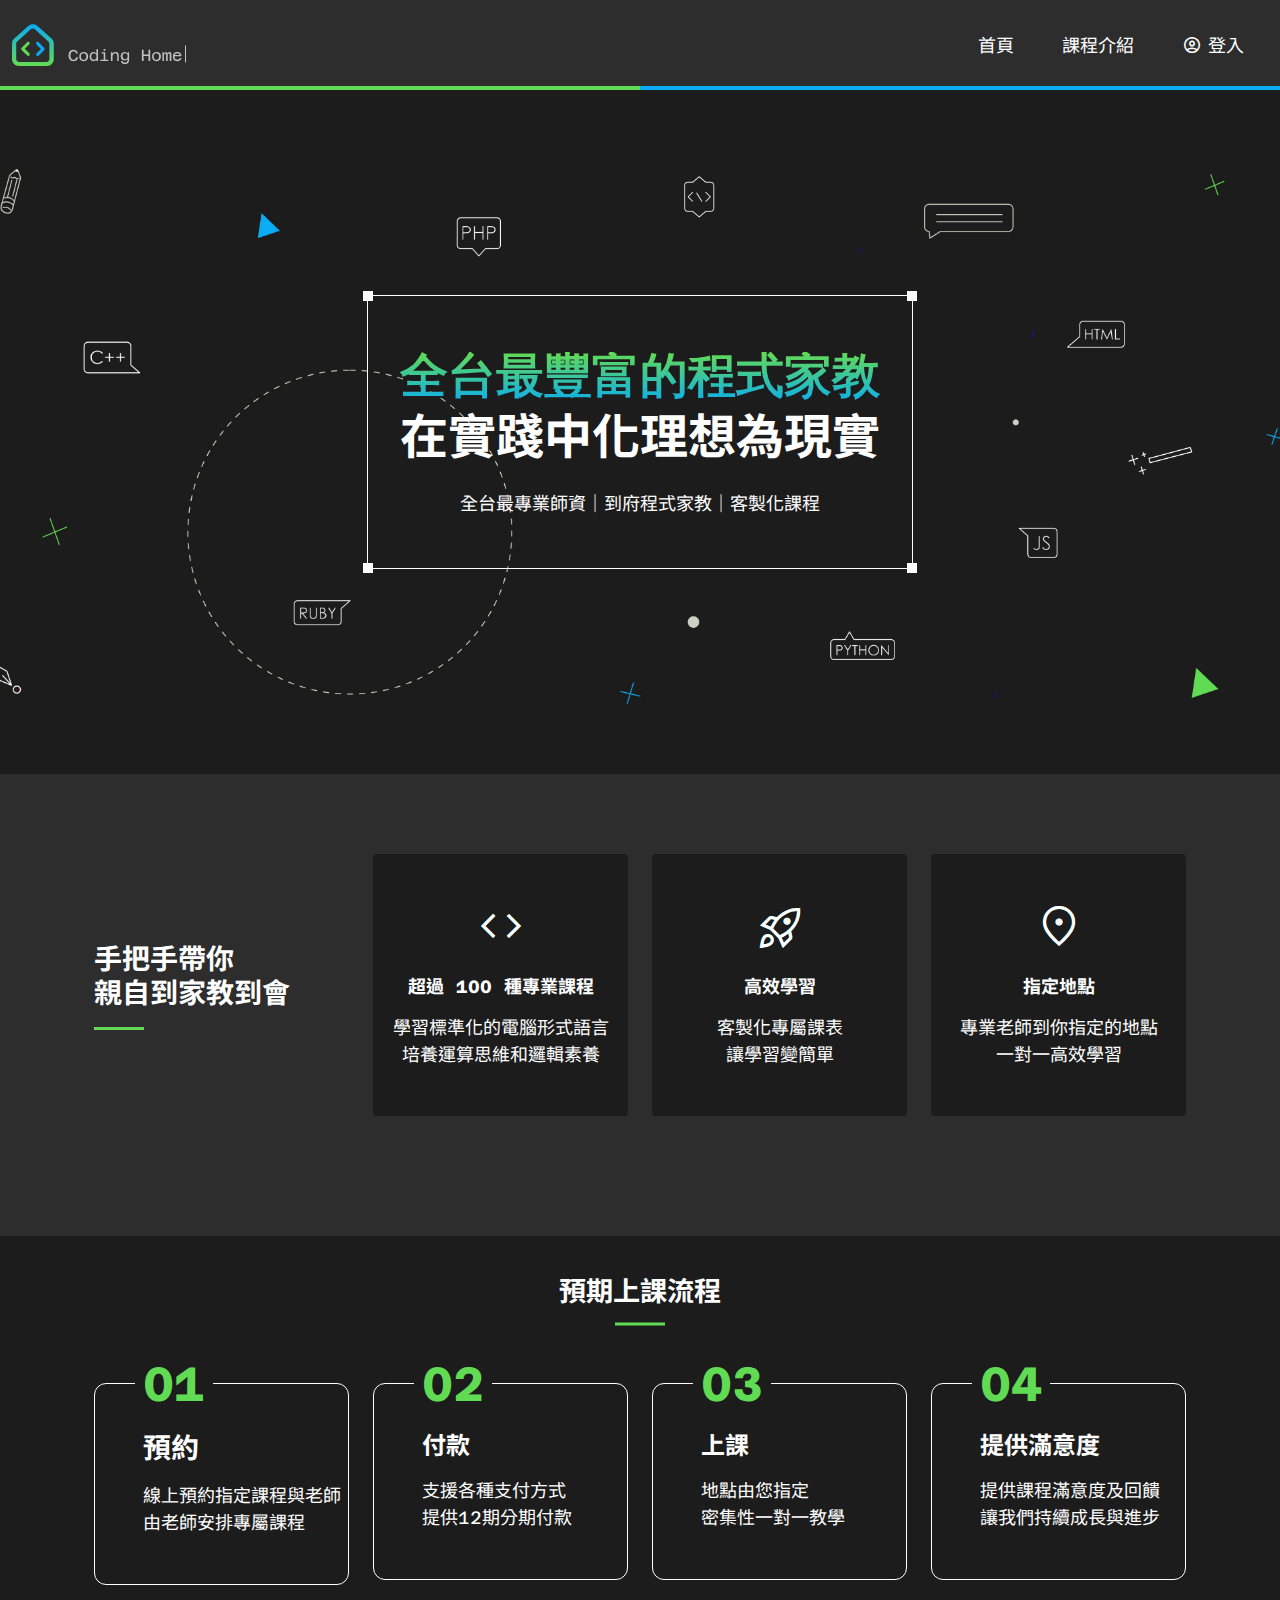
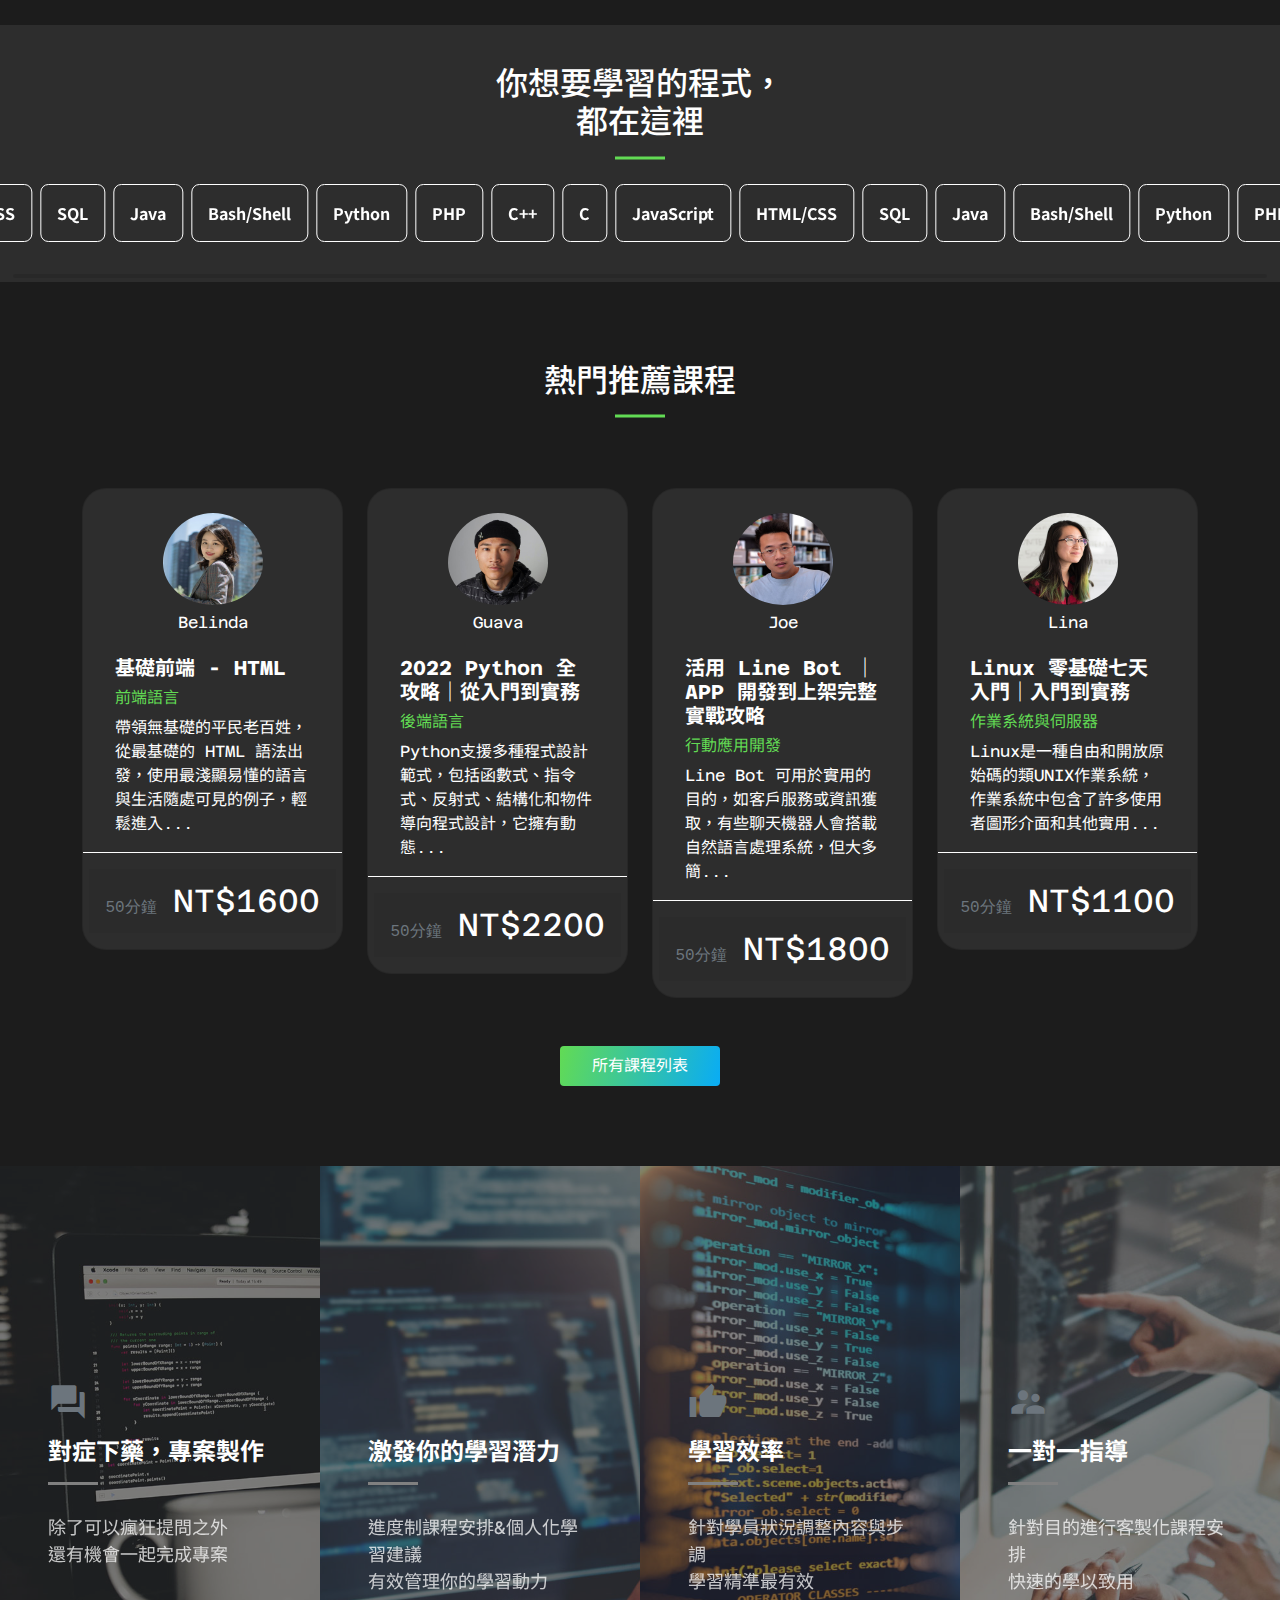
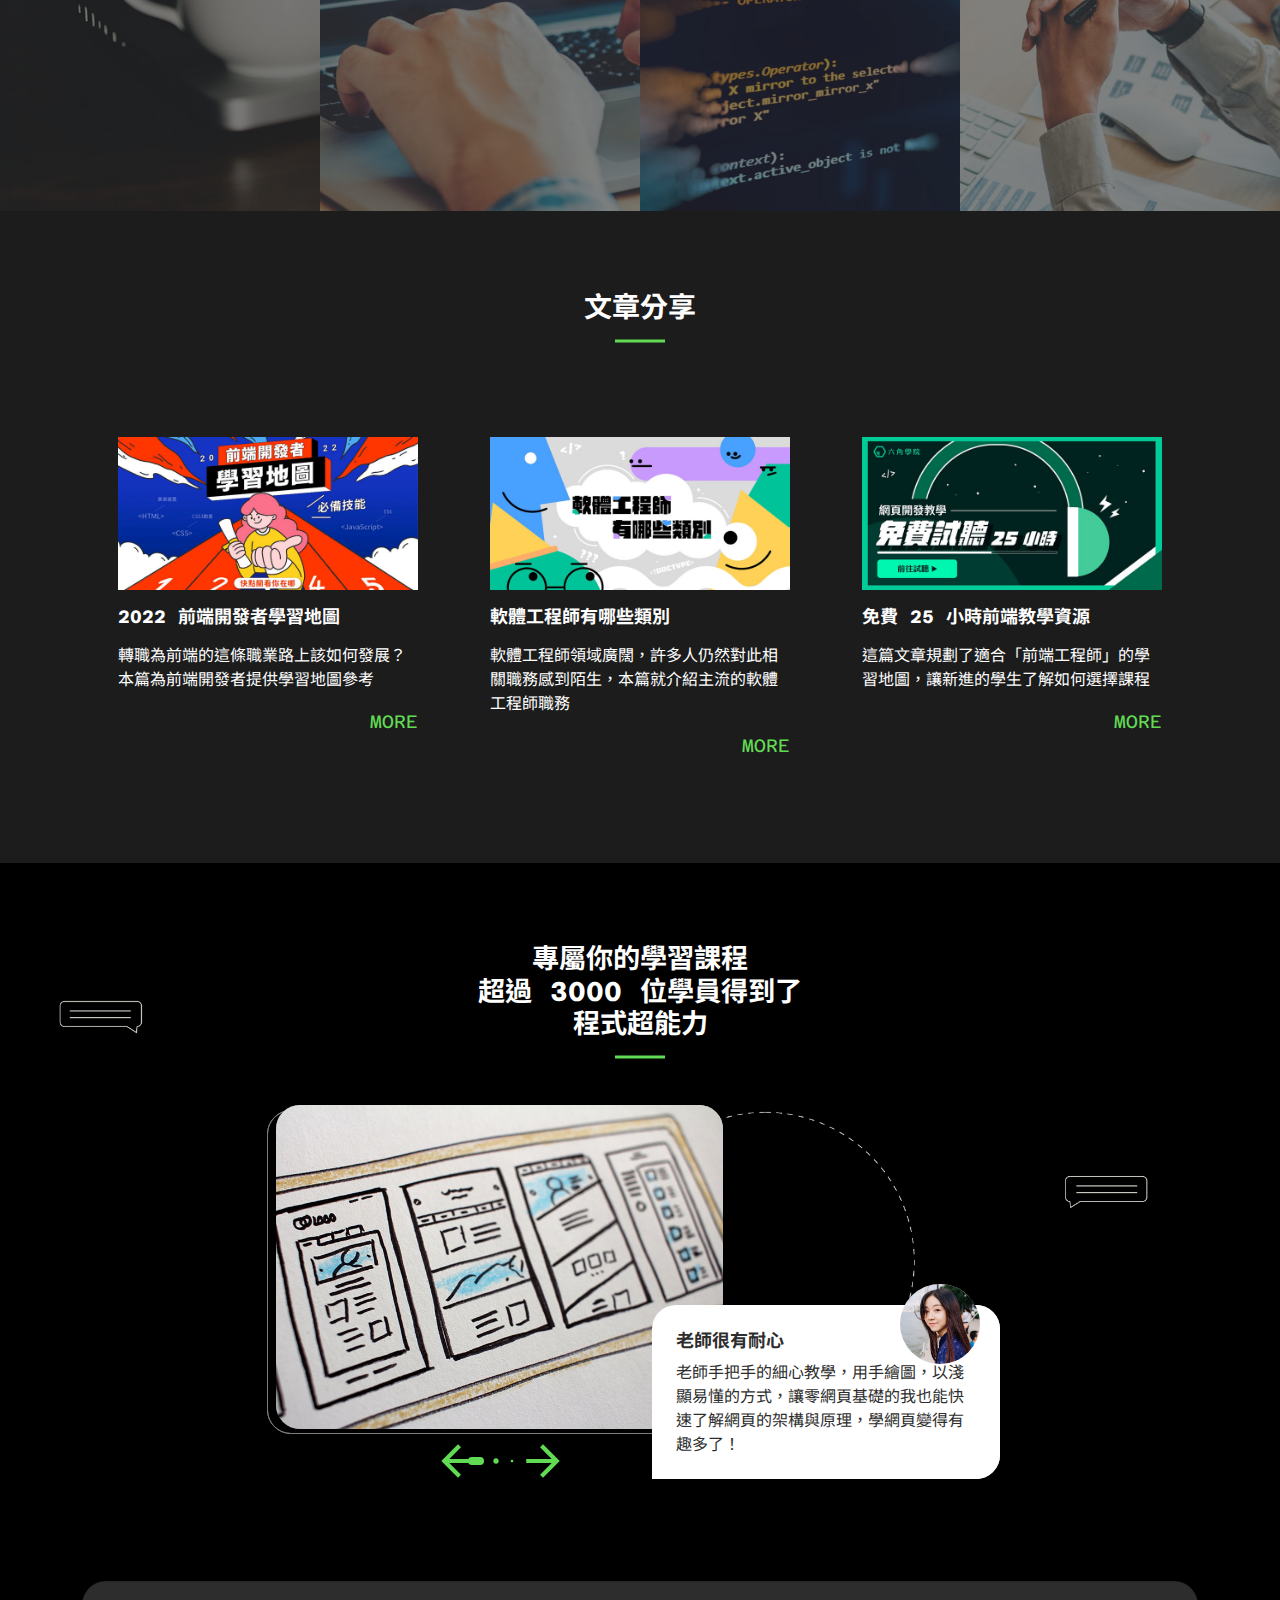
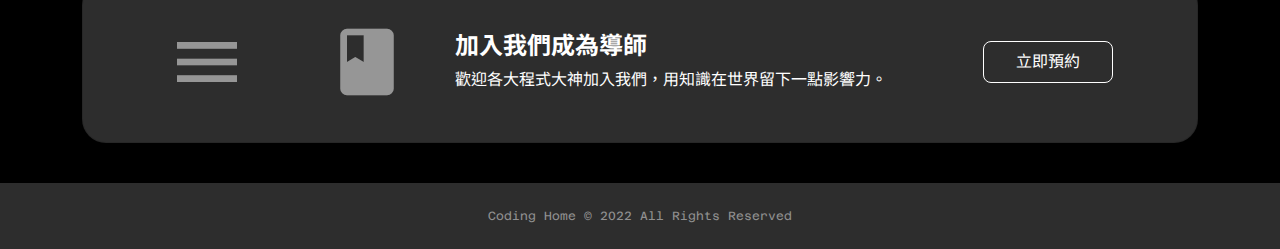
<file: index.html>
<!DOCTYPE html>
<html lang="en">

  <head>
    <meta charset="UTF-8">
    <meta name="viewport" content="width=device-width, initial-scale=1.0">
    <meta http-equiv="X-UA-Compatible" content="ie=edge">
    <title>Boostrap Index</title>
    
    <link
      rel="stylesheet"
      href="https://cdn.jsdelivr.net/npm/swiper/swiper-bundle.min.css"
    />
    <link href="https://fonts.googleapis.com/icon?family=Material+Icons"
      rel="stylesheet">
    <link rel="stylesheet" href="https://fonts.googleapis.com/css2?family=Material+Symbols+Outlined:opsz,wght,FILL,GRAD@20..48,100..700,0..1,-50..200" />
    <link rel="stylesheet" href="https://fonts.googleapis.com/css2?family=Material+Symbols+Sharp:opsz,wght,FILL,GRAD@48,400,1,0" />
    <link rel="stylesheet" href="https://fonts.googleapis.com/css2?family=Material+Symbols+Rounded:opsz,wght,FILL,GRAD@20..48,100..700,0..1,-50..200" />
    <link rel="preconnect" href="https://fonts.googleapis.com">
    <link rel="preconnect" href="https://fonts.gstatic.com" crossorigin>
    <link href="https://fonts.googleapis.com/css2?family=Azeret+Mono:wght@400;500;700&family=Noto+Sans+TC:wght@400;500;700&display=swap" rel="stylesheet">

    <link rel="stylesheet" href="https://cdnjs.cloudflare.com/ajax/libs/font-awesome/5.13.0/css/all.min.css" />
    <link rel="stylesheet" href="./assets/style/all.css">
  </head>

  <body>

    <!-- ### -->
    <nav class="navbar navbar-expand-lg bg-image align-items-center py-0 navbar-light bg-bg-light sticky-top">
      <div class="container-fluid py-4 py-lg-4 justify-content-lg-between border-0 navheader underBorder">
        <a class="navbar-brand d-flex align-items-center" href="index.html">
          <picture>
            <source media="(min-width: 992px)"
            srcset="assets/images/week6-202207/logo.svg" width="174" height="42">
            <img src="assets/images/week6-202207/logo2.svg" alt="logo" width="23.88" height="24">
          </picture>
        </a>
        <!-- showList -->
        <ul class="d-none d-lg-block d-lg-flex">
          <li class=""><a href="index.html" class="px-lg-4 fs-18p text-white">首頁</a></li>
          <li><a href="class.html" class="px-lg-4 fs-18p text-white">課程介紹</a></li>
          <li><a href="#" class="px-lg-4 fs-18p text-white d-flex align-items-center"><span class="material-symbols-rounded fs-lg-5 pe-6p text-white">
            account_circle
            </span>
            登入</a></li>
        </ul>
        <!-- hamburger -->
        <a href="#" class="menu-check d-lg-none" data-bs-toggle="collapse" data-bs-target="#navbarSupportedContent" aria-controls="navbarSupportedContent" aria-expanded="false" aria-label="Toggle navigation">
          <span class="material-symbols-outlined text-primary">
            drag_handle
          </span>
        </a>
      </div>
      <!-- dropList -->
      <div class="collapse navbar-collapse border-0" id="navbarSupportedContent">
        <ul class="navbar-nav me-auto mb-lg-0 py-lg-4 text-center d-lg-none">
          
          <li class="navshow nav-item nav-item-hover border-base py-lg-2">
            <a class="nav-link py-12p py-lg-0 px-lg-4 fs-18p text-white" href="index.html">首頁</a>
          </li>
          <li class="nav-item nav-item-hover border-base py-lg-2">
            <a class="nav-link py-12p py-lg-0 px-lg-4 fs-18p text-white" href="class.html">課程介紹</a>
          </li>
          <li class="nav-item border-base py-lg-2 nav-item-hover">
            <a class="nav-link py-12p py-lg-0 px-lg-4 fs-18p text-white d-flex align-items-center justify-content-center" href="#"><span class="material-symbols-rounded fs-lg-5 pe-6p text-white">
              account_circle
              </span>
              登入
              </a>
          </li>
        </ul>
      </div>
    </nav>
    <!-- #### -->

    <div class="banner text-center d-flex align-items-center py-80p py-lg-205p">
  <div class="container">
    <div class="row justify-content-center">
      <div class="col-lg-6">
        <div class="textArea  border border-white position-relative py-4 py-lg-51p">
          <!-- square -->
          <div class="square position-absolute top-0 start-0 translate-middle"></div>
          <div class="square position-absolute top-0 start-100 translate-middle"></div>
          <div class="square position-absolute top-100 start-0 translate-middle"></div>
          <div class="square position-absolute top-100 start-100 translate-middle"></div>
          <!--  -->
          <h1 class="text-white fs-4 fs-lg-48p fw-bold mb-4"><code class="gradient-text-custom fs-4 fs-lg-48p fw-bold">
            全台最豐富的程式家教
          </code>
            <br>
            在實踐中化理想為現實
          </h1>
          <p class="fs-14p fs-lg-18p text-white">全台最專業師資｜到府程式家教｜客製化課程</p>
        </div>
        
      </div>
    </div>
  </div>
</div>

<div class="bg-bg-light text-center pb-6">
  <div class="container">
    <ul class="row align-items-center py-lg-80p">
      <div class="col-lg-3">
        <li class="py-6">
          <div class="titleArea pb-3 position-relative">
            <div class="bottomBar position-absolute top-100 start-50 start-lg-0 translate-middle"></div>
            <h2 class="text-center text-lg-start text-white fs-4 fs-lg-3 fw-bold m-0">手把手帶你<br>
              親自到家教到會</h2>
          </div>
        </li>
      </div>  
        <!-- card -->
        <!-- <ul class="cardArea text-center"> -->
          <div class="col-lg-3">
            <li class="mt-4 mt-lg-0 rounded-2 card-body-hover">
              <div class="card border-0 bg-bg-dark">
                <div class="card-body py-7">
                  <span class="material-symbols-outlined gradient-text-custom text-lg-white w-50 h-50 mb-4 fs-48p">
                    code
                  </span>
                  <h5 class="card-title text-white mb-3 fs-18p fw-bold">超過 100 種專業課程</h5>
                  <p class="card-text text-white fs-18p">學習標準化的電腦形式語言<br>
                  培養運算思維和邏輯素養</p>
                </div>
              </div>
            </li>
          </div>  
          <div class="col-lg-3">
            <li class="mt-4 mt-lg-0 rounded-2 card-body-hover">
              <div class="card border-0 bg-bg-dark">
                <div class="card-body py-7">
                  <span class="material-symbols-outlined gradient-text-custom text-lg-white w-50 h-50 mb-4">
                    <span class="material-symbols-outlined fs-48p">
                      rocket_launch
                    </span>
                  </span>
                  <h5 class="card-title text-white mb-3 fs-18p fw-bold">高效學習</h5>
                  <p class="card-text text-white fs-18p">客製化專屬課表<br>
                  讓學習變簡單</p>
                </div>
              </div>
            </li>
          </div>
          
          <div class="col-lg-3">
            <li class="mt-4 mt-lg-0 rounded-2 card-body-hover">
              <div class="card border-0 bg-bg-dark">
                <div class="card-body py-7">
                  <span class="material-symbols-outlined gradient-text-custom text-lg-white w-50 h-50 mb-4 fs-48p">
                    location_on
                  </span>
                  <h5 class="card-title text-white mb-3 fs-18p fw-bold">指定地點</h5>
                  <p class="card-text text-white fs-18p">專業老師到你指定的地點<br>
                  一對一高效學習</p>
                </div>
              </div>
            </li>
          </div>
        <!--  -->
      
    </ul>
  </div>
</div>
<!-- 預期上課流程 -->
<div class="bg-bg-dark py-6">
  <div class="container">
    <div class="position-relative">
      <div class="bottomBar position-absolute top-100 start-50 translate-middle"></div>
      <h2 class="text-center pb-3 fs-22p fw-bold">
        預期上課流程
      </h2>
    </div>
    <ul class="row gy-51p">
      <div class="col-lg-3">
        <li class="border round-12p py-7 ps-7 position-relative">
          <span class="num position-absolute fw-bold">01</span>
          <h3 class="mb-3 fw-bold">預約</h3>
          <p class="fs-18p">線上預約指定課程與老師
            <br> 由老師安排專屬課程</p>
        </li>
      </div>
      
      <div class="col-lg-3">
        <li class="border round-12p py-7 ps-7 position-relative">
          <span class="num position-absolute fw-bold">02</span>
          <h3 class="mb-3 fs-4 fw-bold">付款</h3>
          <p class="fs-18p">支援各種支付方式
            <br> 提供12期分期付款</p>
        </li>
      </div>
      
      <div class="col-lg-3">
        <li class="border round-12p py-7 ps-7 position-relative">
          <span class="num position-absolute fw-bold">03</span>
          <h3 class="mb-3 fs-4 fw-bold">上課</h3>
          <p class="fs-18p">地點由您指定
            <br> 密集性一對一教學</p>
        </li>
      </div>
      
      <div class="col-lg-3">
        <li class="border round-12p py-7 ps-7 position-relative">
          <span class="num position-absolute fw-bold">04</span>
          <h3 class="mb-3 fs-4 fw-bold">提供滿意度</h3>
          <p class="fs-18p">提供課程滿意度及回饋 
            <br>讓我們持續成長與進步</p>
        </li>
      </div>
    </ul>
  </div>
</div>
<!-- Swiper -->
<div class="swiper ClassSwiper bg-bg-light py-6">
  <div class="position-relative">
    <div class="bottomBar position-absolute top-100 start-50 translate-middle"></div>
    <h2 class="text-center pb-3 mb-26p">你想要學習的程式，
      <br>都在這裡</h2>
  </div>
  <div class="swiper-wrapper">
    <div class="swiper-slide border flex-shrink-1"><a href="#" class="d-inline-block p-3 text-white fw-bold">JavaScript</a></div>
    <div class="swiper-slide border flex-shrink-1"><a href="#" class="d-inline-block p-3 text-white fw-bold">HTML/CSS</a></div>
    <div class="swiper-slide border flex-shrink-1"><a href="#" class="d-inline-block p-3 text-white fw-bold">SQL</a></div>
    <div class="swiper-slide border flex-shrink-1"><a href="#" class="d-inline-block p-3 text-white fw-bold">Java</a></div>
    <div class="swiper-slide border flex-shrink-1"><a href="#" class="d-inline-block p-3 text-white fw-bold">Bash/Shell</a></div>
    <div class="swiper-slide border flex-shrink-1"><a href="#" class="d-inline-block p-3 text-white fw-bold">Python</a></div>
    <div class="swiper-slide border flex-shrink-1"><a href="#" class="d-inline-block p-3 text-white fw-bold">PHP</a></div>
    <div class="swiper-slide border flex-shrink-1"><a href="#" class="d-inline-block p-3 text-white fw-bold">C++</a></div>
    <div class="swiper-slide border flex-shrink-1"><a href="#" class="d-inline-block p-3 text-white fw-bold">C</a></div>
  </div>
  <div class="swiper-scrollbar"></div>
</div>
<!-- swiper end -->

<!-- 熱門推薦課程 -->
<div class="hotCourse bg-bg-dark py-6 py-lg-80p">
  <div class="container">
    <div class="position-relative">
      <div class="bottomBar position-absolute top-100 start-50 translate-middle"></div>
      <h2 class="text-center pb-3 mb-26p mb-lg-72p">熱門推薦課程</h2>
    </div>
    <div class="row">
      <div class="col-lg-3">
        <div class="card text-center bg-bg-light align-items-center pt-4 pb-3 mb-3 mb-lg-7 rounded-3">
          <img class="rounded-circle pb-2" src="assets/images/week6-202207/teacher01.jpg" alt="teacher01">
          <h3 class="fw-normal fs-6 m-0">Belinda</h3>
          <div class="card-body-hover pt-4 pb-3 px-5 text-start border-bottom  mb-3">
            <h4 class="card-title fs-5 fw-bold">基礎前端 - HTML</h4>
            <h5 class="text-primary fs-6 fw-normal">前端語言</h5>
            <p class="card-text">帶領無基礎的平民老百姓，從最基礎的 HTML 語法出發，使用最淺顯易懂的語言與生活隨處可見的例子，輕鬆進入...</p>
          </div>
          <div class="card-footer border-0 fs-2">
            <code class="fs-6 text-white me-3 text-muted">50分鐘</code>NT$1600
          </div>
          <a href="#" class="stretched-link"></a>
        </div>
      </div>
    
  
    <div class="col-lg-3">
      <div class="card text-center bg-bg-light align-items-center pt-4 pb-3 mb-3 mb-lg-7 rounded-3">
        <img class="rounded-circle pb-2" src="assets/images/week6-202207/teacher02.jpg" alt="teacher02">
        <h3 class="fw-normal fs-6 m-0">Guava</h3>
        <div class="card-body-hover pt-4 pb-3 px-5 text-start border-bottom mb-3">
          <h4 class="card-title fs-5 fw-bold">2022 Python 全攻略｜從入門到實務</h4>
          <h5 class="text-primary fs-6 fw-normal">後端語言</h5>
          <p class="card-text">Python支援多種程式設計範式，包括函數式、指令式、反射式、結構化和物件導向程式設計，它擁有動態...</p>
        </div>
        <div class="card-footer border-0 fs-2">
          <code class="fs-6 text-white me-3 text-muted">50分鐘</code>NT$2200
        </div>
        <a href="#" class="stretched-link"></a>
      </div>
    </div>
    
    <div class="col-lg-3">
      <div class="card text-center bg-bg-light align-items-center pt-4 pb-3 mb-3 mb-lg-7 rounded-3">
        <img class="rounded-circle pb-2" src="assets/images/week6-202207/teacher03.jpg" alt="teacher03">
        <h3 class="fw-normal fs-6 m-0">Joe</h3>
        <div class="card-body-hover pt-4 pb-3 px-5 text-start border-bottom mb-3">
          <h4 class="card-title fs-5 fw-bold">活用 Line Bot ｜APP 開發到上架完整實戰攻略</h4>
          <h5 class="text-primary fs-6 fw-normal">行動應用開發</h5>
          <p class="card-text">Line Bot 可用於實用的目的，如客戶服務或資訊獲取，有些聊天機器人會搭載自然語言處理系統，但大多簡...</p>
        </div>
        <div class="card-footer border-0 fs-2">
          <code class="fs-6 text-white me-3 text-muted">50分鐘</code>NT$1800
        </div>
        <a href="#" class="stretched-link"></a>
      </div>
    
    </div>
    
    <div class="col-lg-3">
      <div class="card text-center bg-bg-light align-items-center pt-4 pb-3 mb-3 mb-lg-7 rounded-3">
        <img class="rounded-circle pb-2" src="assets/images/week6-202207/teacher04.jpg" alt="teacher04">
        <h3 class="fw-normal fs-6 m-0">Lina</h3>
        <div class="card-body-hover pt-4 pb-3 px-5 text-start border-bottom mb-3">
          <h4 class="card-title fs-5 fw-bold">Linux 零基礎七天入門｜入門到實務</h4>
          <h5 class="text-primary fs-6 fw-normal">作業系統與伺服器</h5>
          <p class="card-text">Linux是一種自由和開放原始碼的類UNIX作業系統，作業系統中包含了許多使用者圖形介面和其他實用...</p>
        </div>
        <div class="card-footer border-0 fs-2">
          <code class="fs-6 text-white me-3 text-muted">50分鐘</code>NT$1100
        </div>
        <a href="#" class="stretched-link"></a>
      </div>
    </div>
  </div>
  <div class="d-flex justify-content-center">
    <a href="class.html" class="d-inline-block py-2 px-5 text-white gradient-custom rounded-2">所有課程列表</a>
  </div>
    
  </div>
</div>

<!-- end -->

<!-- 方法 -->

<div class="ways">
  <ul class="row flex-wrap ">
    <li class="way1 way-backgroundSet py-6 py-lg-216p px-lg-7 position-relative col-md-6 col-lg-3">
          <span class="material-icons d-block fs-1 text-center text-lg-start text-primary text-lg-gray mb-3">
            question_answer
            </span>
          <div class="position-relative">
            <div class="bottomBarHover position-absolute top-100 start-50 start-lg-0 translate-middle"></div>
            <h2 class="text-center text-lg-start pb-3 mb-26p mb-lg-5 fs-4 fw-bold">對症下藥，專案製作</h2>
          </div>
          <p class="text-center text-lg-start opacity-75 fs-18p">除了可以瘋狂提問之外
            <br>還有機會一起完成專案</p>
    </li>

    <li class="way2 way-backgroundSet py-6 py-lg-216p px-lg-7 position-relative col-md-6 col-lg-3">
        <span class="material-icons d-block fs-1 text-center text-lg-start text-primary text-lg-gray mb-3">
          tips_and_updates
        </span>
        <div class="position-relative">
          <div class="bottomBarHover position-absolute top-100 start-50 start-lg-0 translate-middle"></div>
          <h2 class="text-center text-lg-start pb-3 mb-26p mb-lg-5 fs-4 fw-bold">激發你的學習潛力</h2>
        </div>
        <p class="text-center text-lg-start opacity-75 fs-18p">進度制課程安排&個人化學習建議
          <br> 有效管理你的學習動力</p>
    </li>
  
    <li class="way3 way-backgroundSet py-6 py-lg-216p px-lg-7 position-relative col-md-6 col-lg-3">
      <span class="material-icons d-block fs-1 text-center text-lg-start text-primary text-lg-gray mb-3">
      thumb_up
      </span>
        <div class="position-relative">
          <div class="bottomBarHover position-absolute top-100 start-50 start-lg-0 translate-middle"></div>
          <h2 class="text-center text-lg-start pb-3 mb-26p mb-lg-5 fs-4 fw-bold">學習效率</h2>
        </div>
        <p class="text-center text-lg-start opacity-75 fs-18p">針對學員狀況調整內容與步調
          <br> 學習精準最有效</p>
  </li>

  <li class="way4 way-backgroundSet py-6 py-lg-216p px-lg-7 position-relative col-md-6 col-lg-3">
    <span class="material-icons d-block fs-1 text-center text-lg-start text-primary text-lg-gray mb-3">
      supervisor_account
    </span>
      <div class="position-relative">
        <div class="bottomBarHover position-absolute top-100 start-50 start-lg-0 translate-middle"></div>
        <h2 class="text-center text-lg-start pb-3 mb-26p mb-lg-5 fs-4 fw-bold">一對一指導</h2>
      </div>
      <p class="text-center text-lg-start opacity-75 fs-18p">針對目的進行客製化課程安排
        <br> 快速的學以致用</p>
  </li>
</ul>
  
</div>
<!-- end -->

<!-- 文章分享 -->
<div class="bg-bg-dark py-6 py-lg-80p">
  <div class="container">
    <div class="position-relative">
      <div class="bottomBar position-absolute top-100 start-50 translate-middle"></div>
      <h2 class="text-center fs-22p fs-lg-3 fw-bold pb-3 mb-6 mb-lg-72p">文章分享</h2>
    </div>
    <ul class="row">
      <div class="col-lg-4 position-relative squareRound-hover">
        <!-- squareRound -->
        <div class="squareRound squareRound-leftTop position-absolute top-0 start-0 squareRound-hover"></div>
        <div class="squareRound squareRound-rightTop position-absolute top-0 end-0 squareRound-hover"></div>
        <div class="squareRound squareRound-leftBottom position-absolute bottom-0 start-0 squareRound-hover"></div>
        <div class="squareRound squareRound-rightBottom position-absolute bottom-0 end-0 squareRound-hover"></div> 
        <!-- squareRound-end-->

        <li class="mb-4 p-lg-4 mb-lg-0">
          <img src="assets/images/week6-202207/article01.jpg" alt="article01">
          <h3 class="py-3 m-0 fs-18p fw-bold">2022 前端開發者學習地圖</h3>
          <P class="mb-3">轉職為前端的這條職業路上該如何發展？本篇為前端開發者提供學習地圖參考</P>
          <a href="#" class="text-primary text-end fs-18p stretched-link">MORE</a>
        </li>
      </div>
      
      <div class="col-lg-4 position-relative squareRound-hover">
        <!-- squareRound -->
        <div class="squareRound squareRound-leftTop position-absolute top-0 start-0 squareRound-hover"></div>
        <div class="squareRound squareRound-rightTop position-absolute top-0 end-0 squareRound-hover"></div>
        <div class="squareRound squareRound-leftBottom position-absolute bottom-0 start-0 squareRound-hover"></div>
        <div class="squareRound squareRound-rightBottom position-absolute bottom-0 end-0 squareRound-hover"></div> 
        <!-- squareRound-end-->

        <li class="mb-4 p-lg-4 mb-lg-0">
          <img src="assets/images/week6-202207/article02.jpg" alt="article02">
          <h3 class="py-3 m-0 fs-18p fw-bold">軟體工程師有哪些類別</h3>
          <P class="mb-3">軟體工程師領域廣闊，許多人仍然對此相關職務感到陌生，本篇就介紹主流的軟體工程師職務</P>
          <a href="#" class="text-primary text-end fs-18p stretched-link">MORE</a>
        </li>
      </div>
      
      <div class="col-lg-4 position-relative squareRound-hover">
        <!-- squareRound -->
        <div class="squareRound squareRound-leftTop position-absolute top-0 start-0 squareRound-hover"></div>
        <div class="squareRound squareRound-rightTop position-absolute top-0 end-0 squareRound-hover"></div>
        <div class="squareRound squareRound-leftBottom position-absolute bottom-0 start-0 squareRound-hover"></div>
        <div class="squareRound squareRound-rightBottom position-absolute bottom-0 end-0 squareRound-hover"></div> 
        <!-- squareRound-end-->

        <li class="mb-4 p-lg-4 mb-lg-0">
          <img src="assets/images/week6-202207/article03.jpg" alt="article03">
          <h3 class="py-3 m-0 fs-18p fw-bold">免費 25 小時前端教學資源</h3>
          <P class="mb-3">這篇文章規劃了適合「前端工程師」的學習地圖，讓新進的學生了解如何選擇課程</P>
          <a href="#" class="text-primary text-end fs-18p stretched-link">MORE</a>
        </li>
      </div>
    </ul>
  </div>
</div>
<!-- end -->

<!--程式超能力 -->
<div class="bg-share py-6 py-lg-80p">
  <div class="container">
    <div class="position-relative">
      <div class="bottomBar position-absolute top-100 start-50 translate-middle"></div>
      <h2 class="text-center fs-22p fw-bold pb-3 mb-4 mb-lg-7">專屬你的學習課程 
        <br>超過 3000 位學員得到了 
        <br>程式超能力</h2>
    </div>
    <div class="row justify-content-center align-items-center">
      <div class="col">
        <div class="swiper abilitySwiper overflow-visible">
          <div class="swiper-wrapper align-items-center">
            <div class="swiper-slide">
              <div class="row">
                <div class="col-lg-5 offset-lg-2">
                  <div class="sharePic ps-1 position-relative">
                    <img class="rounded-3" src="assets/images/week6-202207/share.jpg" alt="share">
                  </div>
                </div>
                <div class="col-lg-4 position-lg-absolute start-50 bottom_-5">
                  <div class="bg-white py-4 mt-45p px-4 position-relative rounded-top-start-24p rounded-top-end-24p rounded-bottom-end-24p">
                    <h3 class="text-bg-light fs-18p fw-bold">老師很有耐心</h3>
                    <p class="text-bg-light">老師手把手的細心教學，用手繪圖，以淺顯易懂的方式，讓零網頁基礎的我也能快速了解網頁的架構與原理，學網頁變得有趣多了！</p>
                    <img class="rounded-circle position-absolute student" src="assets/images/week6-202207/student01.jpg" alt="student03" style="width: 80px; height: 80px;">
                  </div>
                </div>
              </div>
            </div>

            <div class="swiper-slide">
              <div class="row">
                <div class="col-lg-5 offset-lg-2">
                  <div class="sharePic ps-1 position-relative">
                    <img class="rounded-3" src="assets/images/week6-202207/share2.jpg" alt="share">
                  </div>
                </div>
                <div class="col-lg-4 position-lg-absolute start-50 bottom_-5">
                  <div class="bg-white py-4 mt-45p px-4 position-relative rounded-top-start-24p rounded-top-end-24p rounded-bottom-end-24p">
                    <h3 class="text-bg-light fs-18p fw-bold">社群資源豐富</h3>
                    <p class="text-bg-light">在學習卡關的時候，還能透過龐大的社群資源來尋求解決方法，並且有小組組員互相幫忙，讓我能夠在學習上購快速的融會貫通，覺得物超所值！</p>
                    <img class="rounded-circle position-absolute student" src="assets/images/week6-202207/student02.jpg" alt="student01" style="width: 80px; height: 80px;">
                  </div>
                </div>
              </div>
            </div>

            <div class="swiper-slide">
              <div class="row">
                <div class="col-lg-5 offset-lg-2">
                  <div class="sharePic ps-1 position-relative">
                    <img class="rounded-3" src="assets/images/week6-202207/share3.jpg" alt="share">
                  </div>
                </div>
                <div class="col-lg-4 position-lg-absolute start-50 bottom_-5">
                  <div class="bg-white py-4 mt-45p px-4 position-relative rounded-top-start-24p rounded-top-end-24p rounded-bottom-end-24p">
                    <h3 class="text-bg-light fs-18p fw-bold">學員基礎扎實</h3>
                    <p class="text-bg-light">「學習所有的東西都是需要穩紮穩打的基礎。」在我上過這門課後才有更深的體悟，實際上默默且無痛的教會了我「寫程式真正的樣貌」。</p>
                    <img class="rounded-circle position-absolute student" src="assets/images/week6-202207/student03.jpg" alt="student03" style="width: 80px; height: 80px;">
                  </div>
                </div>
              </div>
            </div>

            <div class="swiper-slide">
              <div class="row">
                <div class="col-lg-5 offset-lg-2">
                  <div class="sharePic ps-1 position-relative">
                    <img class="rounded-3" src="assets/images/week6-202207/share4.jpg" alt="share">
                  </div>
                </div>
                <div class="col-lg-4 position-lg-absolute start-50 bottom_-5">
                  <div class="bg-white py-4 mt-45p px-4 position-relative rounded-top-start-24p rounded-top-end-24p rounded-bottom-end-24p">
                    <h3 class="text-bg-light fs-18p fw-bold">知識量給很多</h3>
                    <p class="text-bg-light">每次在看的時候，都會覺得他們講解的方式，很不一樣，可以很清楚重點在哪裡，針對問題點去解決問題，不只是把問題敘述過而已。</p>
                    <img class="rounded-circle position-absolute student" src="assets/images/week6-202207/student04.jpg" alt="student04" style="width: 80px; height: 80px;">
                  </div>
                </div>
              </div>
            </div>
          </div>
<!-- pagination -->
            <div class="lg-row mt-4 offset-lg-3">
              <div class="col-lg-4">
                <div class="position-relative d-flex justify-content-center">
                  <div class="swiper-button-prev position-absolute top-100 start-30 ">
                    <span class="material-icons text-primary ">
                      arrow_back
                    </span>
                  </div>
                  <div class="swiper-pagination"></div>
                  <div class="swiper-button-next position-absolute top-100 end-30">
                    <span class="material-icons text-primary">
                      arrow_forward
                    </span>
                  </div>
                </div>
              </div>
            </div>

<!-- end -->
        </div>
      </div>
    </div>
  </div>
</div>
<!-- end -->

<!-- 成為導師 -->

<div class="bg-dark py-6 text-center">
  <div class="container">
    <div class="row">
      <div class="col">
        <div class="card bg-bg-light py-6 rounded-24p flex-lg-row justify-content-lg-center align-items-lg-center">
          
            <span class="material-icons fs-80p opacity-50">
              menu_book
            </span>
          
          <div class="d-lg-flex align-items-lg-center ms-lg-7">
            <div class="text-lg-start me-lg-96p">
              <h5 class="card-title my-4 mt-lg-0 mb-lg-2 fs-4 fw-bold">加入我們成為導師</h5>
              <p class="card-text mb-4 mb-lg-0">歡迎各大程式大神加入我們，用知識在世界留下一點影響力。</p>
            </div>
            <a href="#" class="btn btn-bg-light btn-hover border-white rounded-8p py-2 px-5">立即預約</a>
          </div>
        </div>
      </div>
    </div>
  </div>
</div>

<!-- end -->

    <footer class="footer bg-bg-light fs-12p text-center py-3 py-lg-4">
      <div class="container">
        <p class="m-0">Coding Home © 2022 All Rights Reserved</p>
      </div>
    </footer>

    <script src="https://cdn.jsdelivr.net/npm/swiper@8/swiper-bundle.min.js"></script>
    <script src="./assets/js/vendors.js"></script>
    <script src="./assets/js/all.js"></script>
  </body>

</html>
</file>
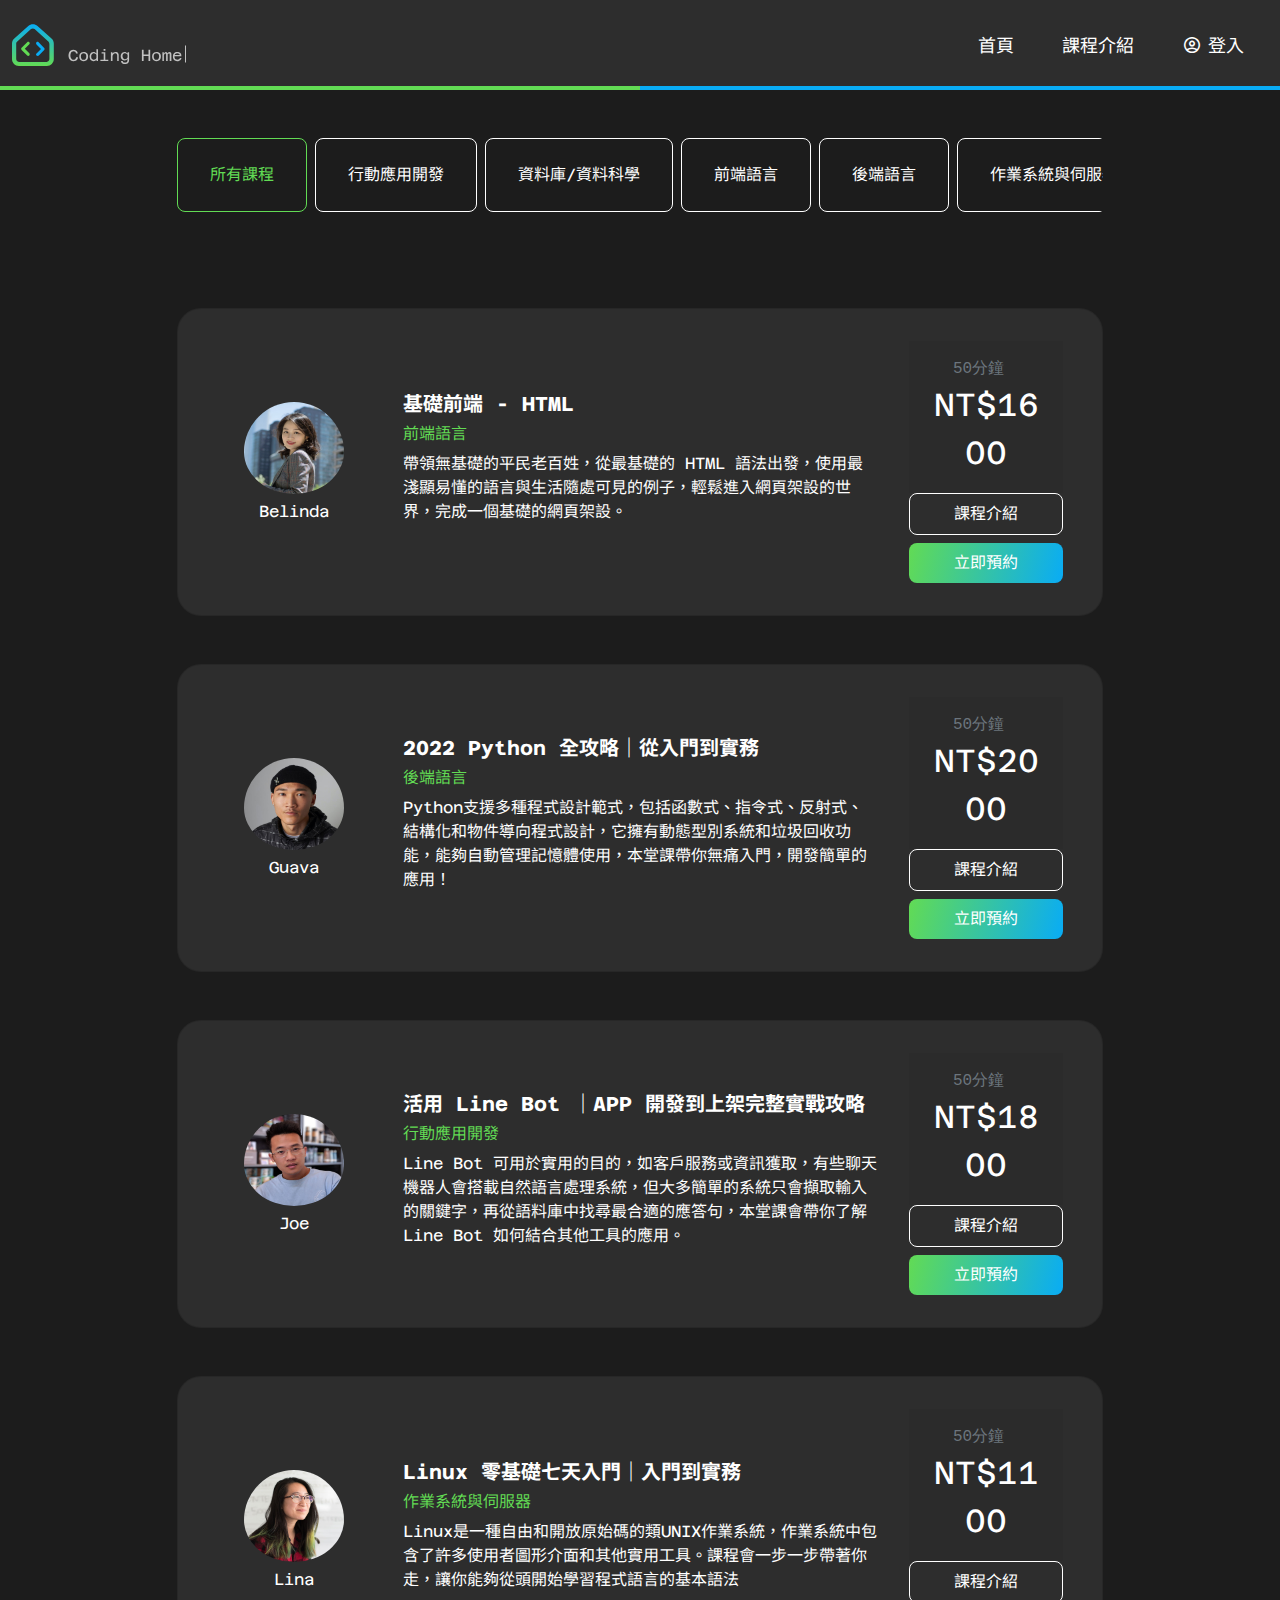
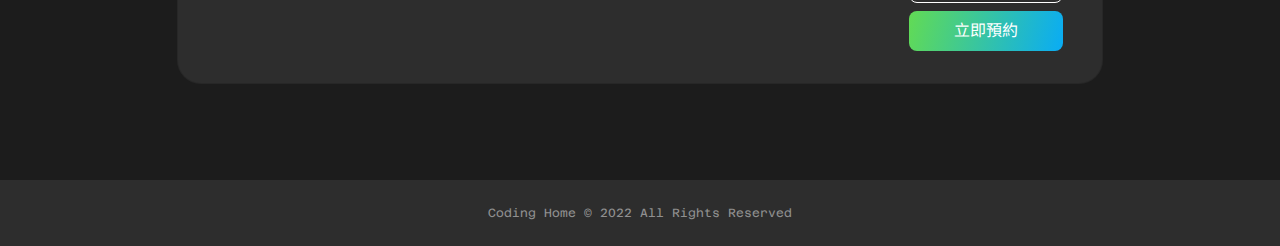
<file: class.html>
<!DOCTYPE html>
<html lang="en">

  <head>
    <meta charset="UTF-8">
    <meta name="viewport" content="width=device-width, initial-scale=1.0">
    <meta http-equiv="X-UA-Compatible" content="ie=edge">
    <title>Boostrap Class</title>
    
    <link
      rel="stylesheet"
      href="https://cdn.jsdelivr.net/npm/swiper/swiper-bundle.min.css"
    />
    <link href="https://fonts.googleapis.com/icon?family=Material+Icons"
      rel="stylesheet">
    <link rel="stylesheet" href="https://fonts.googleapis.com/css2?family=Material+Symbols+Outlined:opsz,wght,FILL,GRAD@20..48,100..700,0..1,-50..200" />
    <link rel="stylesheet" href="https://fonts.googleapis.com/css2?family=Material+Symbols+Sharp:opsz,wght,FILL,GRAD@48,400,1,0" />
    <link rel="stylesheet" href="https://fonts.googleapis.com/css2?family=Material+Symbols+Rounded:opsz,wght,FILL,GRAD@20..48,100..700,0..1,-50..200" />
    <link rel="preconnect" href="https://fonts.googleapis.com">
    <link rel="preconnect" href="https://fonts.gstatic.com" crossorigin>
    <link href="https://fonts.googleapis.com/css2?family=Azeret+Mono:wght@400;500;700&family=Noto+Sans+TC:wght@400;500;700&display=swap" rel="stylesheet">

    <link rel="stylesheet" href="https://cdnjs.cloudflare.com/ajax/libs/font-awesome/5.13.0/css/all.min.css" />
    <link rel="stylesheet" href="./assets/style/all.css">
  </head>

  <body>

    <!-- ### -->
    <nav class="navbar navbar-expand-lg bg-image align-items-center py-0 navbar-light bg-bg-light sticky-top">
      <div class="container-fluid py-4 py-lg-4 justify-content-lg-between border-0 navheader underBorder">
        <a class="navbar-brand d-flex align-items-center" href="index.html">
          <picture>
            <source media="(min-width: 992px)"
            srcset="assets/images/week6-202207/logo.svg" width="174" height="42">
            <img src="assets/images/week6-202207/logo2.svg" alt="logo" width="23.88" height="24">
          </picture>
        </a>
        <!-- showList -->
        <ul class="d-none d-lg-block d-lg-flex">
          <li class=""><a href="index.html" class="px-lg-4 fs-18p text-white">首頁</a></li>
          <li><a href="class.html" class="px-lg-4 fs-18p text-white">課程介紹</a></li>
          <li><a href="#" class="px-lg-4 fs-18p text-white d-flex align-items-center"><span class="material-symbols-rounded fs-lg-5 pe-6p text-white">
            account_circle
            </span>
            登入</a></li>
        </ul>
        <!-- hamburger -->
        <a href="#" class="menu-check d-lg-none" data-bs-toggle="collapse" data-bs-target="#navbarSupportedContent" aria-controls="navbarSupportedContent" aria-expanded="false" aria-label="Toggle navigation">
          <span class="material-symbols-outlined text-primary">
            drag_handle
          </span>
        </a>
      </div>
      <!-- dropList -->
      <div class="collapse navbar-collapse border-0" id="navbarSupportedContent">
        <ul class="navbar-nav me-auto mb-lg-0 py-lg-4 text-center d-lg-none">
          
          <li class="navshow nav-item nav-item-hover border-base py-lg-2">
            <a class="nav-link py-12p py-lg-0 px-lg-4 fs-18p text-white" href="index.html">首頁</a>
          </li>
          <li class="nav-item nav-item-hover border-base py-lg-2">
            <a class="nav-link py-12p py-lg-0 px-lg-4 fs-18p text-white" href="class.html">課程介紹</a>
          </li>
          <li class="nav-item border-base py-lg-2 nav-item-hover">
            <a class="nav-link py-12p py-lg-0 px-lg-4 fs-18p text-white d-flex align-items-center justify-content-center" href="#"><span class="material-symbols-rounded fs-lg-5 pe-6p text-white">
              account_circle
              </span>
              登入
              </a>
          </li>
        </ul>
      </div>
    </nav>
    <!-- #### -->

    <div class="bg-bg-dark pt-6 py-lg-7">
    <div class="container">
        <div class="row justify-content-lg-center">
            <div class="col-lg-10">
              <ul class="d-flex justify-content-between list-group list-group-horizontal overflow-auto">
                <li class="flex-shrink-0 me-2"><a href="#" class="btn border-primary text-primary px-5 rounded-8p py-4 px-8 rounded-4">所有課程</a></li>
                <li class="flex-shrink-0 me-2"><a href="#" class="btn border-white px-5 rounded-8p py-4 px-8 rounded-4 btn-hover-primary">行動應用開發</a></li>
                <li class="flex-shrink-0 me-2"><a href="#" class="btn border-white px-5 rounded-8p py-4 px-8 rounded-4 btn-hover-primary">資料庫/資料科學</a></li>
                <li class="flex-shrink-0 me-2"><a href="#" class="btn border-white px-5 rounded-8p py-4 px-8 rounded-4 btn-hover-primary">前端語言</a></li>
                <li class="flex-shrink-0 me-2"><a href="#" class="btn border-white px-5 rounded-8p py-4 px-8 rounded-4 btn-hover-primary">後端語言</a></li>
                <li class="flex-shrink-0 me-2"><a href="#" class="btn border-white px-5 rounded-8p py-4 px-8 rounded-4 btn-hover-primary">作業系統與伺服器</a></li>
              </ul>
            </div>
              
                <!-- Swiper -->
                <!-- <div class="col-10"> -->
                <!-- <div class="swiper AllClassSwiper bg-bg-dark py-6 py-lg-0">
                    <div class="swiper-wrapper link-hover">
                      <div class="swiper-slide border flex-shrink-1"><a href="#" class="d-inline-block p-3 text-white">所有課程</a></div>
                      <div class="swiper-slide border flex-shrink-1"><a href="#" class="d-inline-block p-3 text-white">行動應用開發</a></div>
                      <div class="swiper-slide border flex-shrink-1"><a href="#" class="d-inline-block p-3 text-white">資料庫/資料科學</a></div>
                      <div class="swiper-slide border flex-shrink-1"><a href="#" class="d-inline-block p-3 text-white">前端語言</a></div>
                      <div class="swiper-slide border flex-shrink-1"><a href="#" class="d-inline-block p-3 text-white">後端語言</a></div>
                      <div class="swiper-slide border flex-shrink-1"><a href="#" class="d-inline-block p-3 text-white">作業系統與伺服器</a></div>
                    </div>
                    <div class="swiper-scrollbar"></div>
                  </div> -->
                  <!-- swiper end -->
                <!-- </div> -->
            </div>
        </div>
    
</div>

<!-- 熱門推薦課程 -->
<div class="hotCourse bg-bg-dark pb-6 pt-md-7 pb-lg-7">
    <div class="container">
      <div class="row justify-content-lg-center">
        <div class="col-lg-10">
          <div class="card text-center bg-bg-light align-items-center py-5 mb-3 mb-lg-7 rounded-3 flex-lg-row justify-content-lg-center">
          <div class="col-lg-2">
              <img class="rounded-circle pb-2" src="assets/images/week6-202207/teacher01.jpg" alt="teacher01">
              <h3 class="fw-normal fs-6 m-0">Belinda</h3>
          </div>
          <div class="pt-4 pb-3 px-5 text-start mb-3 col-lg-7">
              <h4 class="card-title fs-5 fw-bold">基礎前端 - HTML</h4>
              <h5 class="text-primary fs-6 fw-normal">前端語言</h5>
              <p class="card-text">帶領無基礎的平民老百姓，從最基礎的 HTML 語法出發，使用最淺顯易懂的語言與生活隨處可見的例子，輕鬆進入網頁架設的世界，完成一個基礎的網頁架設。</p>
          </div>
          <div class="col-lg-2">
              <div class="card-footer border-0 fs-2 py-3">
                  <code class="fs-6 text-white me-3 text-muted d-lg-block">50分鐘</code>NT$1600
                </div>
                <div class="d-flex justify-content-center flex-lg-column">
                  <a href="class.html" class="d-inline-block rounded-8p py-2 px-5 text-white border rounded-2 me-2 me-lg-0 mb-lg-2">課程介紹</a>        
                  <a href="class.html" class="d-inline-block rounded-8p py-2 px-5 text-white gradient-custom rounded-2">立即預約</a>
                </div>
          </div>
            
          </div>

      </div>
        
      
    
          <div class="col-lg-10">
            <div class="card text-center bg-bg-light align-items-center py-5 mb-3 mb-lg-7 rounded-3 flex-lg-row justify-content-lg-center">
            <div class="col-lg-2">
                <img class="rounded-circle pb-2" src="assets/images/week6-202207/teacher02.jpg" alt="teacher02">
                <h3 class="fw-normal fs-6 m-0">Guava</h3>
            </div>
            <div class="pt-4 pb-3 px-5 text-start mb-3 col-lg-7">
                <h4 class="card-title fs-5 fw-bold">2022 Python 全攻略｜從入門到實務</h4>
                <h5 class="text-primary fs-6 fw-normal">後端語言</h5>
                <p class="card-text">Python支援多種程式設計範式，包括函數式、指令式、反射式、結構化和物件導向程式設計，它擁有動態型別系統和垃圾回收功能，能夠自動管理記憶體使用，本堂課帶你無痛入門，開發簡單的應用！</p>
            </div>
            <div class="col-lg-2">
                <div class="card-footer border-0 fs-2 py-3">
                    <code class="fs-6 text-white me-3 text-muted d-lg-block">50分鐘</code>NT$2000
                  </div>
                  <div class="d-flex justify-content-center flex-lg-column">
                    <a href="class.html" class="d-inline-block rounded-8p py-2 px-5 text-white border rounded-2 me-2 me-lg-0 mb-lg-2">課程介紹</a>        
                    <a href="class.html" class="d-inline-block rounded-8p py-2 px-5 text-white gradient-custom rounded-2">立即預約</a>
                  </div>
            </div>
              
            </div>
  
        </div>
      
      
        <div class="col-lg-10">
          <div class="card text-center bg-bg-light align-items-center py-5 mb-3 mb-lg-7 rounded-3 flex-lg-row justify-content-lg-center">
          <div class="col-lg-2">
              <img class="rounded-circle pb-2" src="assets/images/week6-202207/teacher03.jpg" alt="teacher03">
              <h3 class="fw-normal fs-6 m-0">Joe</h3>
          </div>
          <div class="pt-4 pb-3 px-5 text-start mb-3 col-lg-7">
              <h4 class="card-title fs-5 fw-bold">活用 Line Bot ｜APP 開發到上架完整實戰攻略</h4>
              <h5 class="text-primary fs-6 fw-normal">行動應用開發</h5>
              <p class="card-text">Line Bot 可用於實用的目的，如客戶服務或資訊獲取，有些聊天機器人會搭載自然語言處理系統，但大多簡單的系統只會擷取輸入的關鍵字，再從語料庫中找尋最合適的應答句，本堂課會帶你了解 Line Bot 如何結合其他工具的應用。</p>
          </div>
          <div class="col-lg-2">
              <div class="card-footer border-0 fs-2 py-3">
                  <code class="fs-6 text-white me-3 text-muted d-lg-block">50分鐘</code>NT$1800
                </div>
                <div class="d-flex justify-content-center flex-lg-column">
                  <a href="class.html" class="d-inline-block rounded-8p py-2 px-5 text-white border rounded-2 me-2 me-lg-0 mb-lg-2">課程介紹</a>        
                  <a href="class.html" class="d-inline-block rounded-8p py-2 px-5 text-white gradient-custom rounded-2">立即預約</a>
                </div>
          </div>
            
          </div>

      </div>
      
      
      
      <div class="col-lg-10">
        <div class="card text-center bg-bg-light align-items-center py-5 mb-3 mb-lg-7 rounded-3 flex-lg-row justify-content-lg-center">
        <div class="col-lg-2">
            <img class="rounded-circle pb-2" src="assets/images/week6-202207/teacher04.jpg" alt="teacher04">
            <h3 class="fw-normal fs-6 m-0">Lina</h3>
        </div>
        <div class="pt-4 pb-3 px-5 text-start mb-3 col-lg-7">
            <h4 class="card-title fs-5 fw-bold">Linux 零基礎七天入門｜入門到實務</h4>
            <h5 class="text-primary fs-6 fw-normal">作業系統與伺服器</h5>
            <p class="card-text">Linux是一種自由和開放原始碼的類UNIX作業系統，作業系統中包含了許多使用者圖形介面和其他實用工具。課程會一步一步帶著你走，讓你能夠從頭開始學習程式語言的基本語法</p>
        </div>
        <div class="col-lg-2">
            <div class="card-footer border-0 fs-2 py-3">
                <code class="fs-6 text-white me-3 text-muted d-lg-block">50分鐘</code>NT$1100
              </div>
              <div class="d-flex justify-content-center flex-lg-column">
                <a href="class.html" class="d-inline-block rounded-8p py-2 px-5 text-white border rounded-2 me-2 me-lg-0 mb-lg-2">課程介紹</a>        
                <a href="class.html" class="d-inline-block rounded-8p py-2 px-5 text-white gradient-custom rounded-2">立即預約</a>
              </div>
        </div>
          
        </div>
    </div>
</div>
</div>
</div>
</div>
    </div>
</div>
  
  <!-- end -->

    




    <footer class="footer bg-bg-light fs-12p text-center py-3 py-lg-4">
      <div class="container">
        <p class="m-0">Coding Home © 2022 All Rights Reserved</p>
      </div>
    </footer>

    <script src="https://cdn.jsdelivr.net/npm/swiper@8/swiper-bundle.min.js"></script>
    <script src="./assets/js/vendors.js"></script>
    <script src="./assets/js/all.js"></script>
  </body>

</html>
</file>
